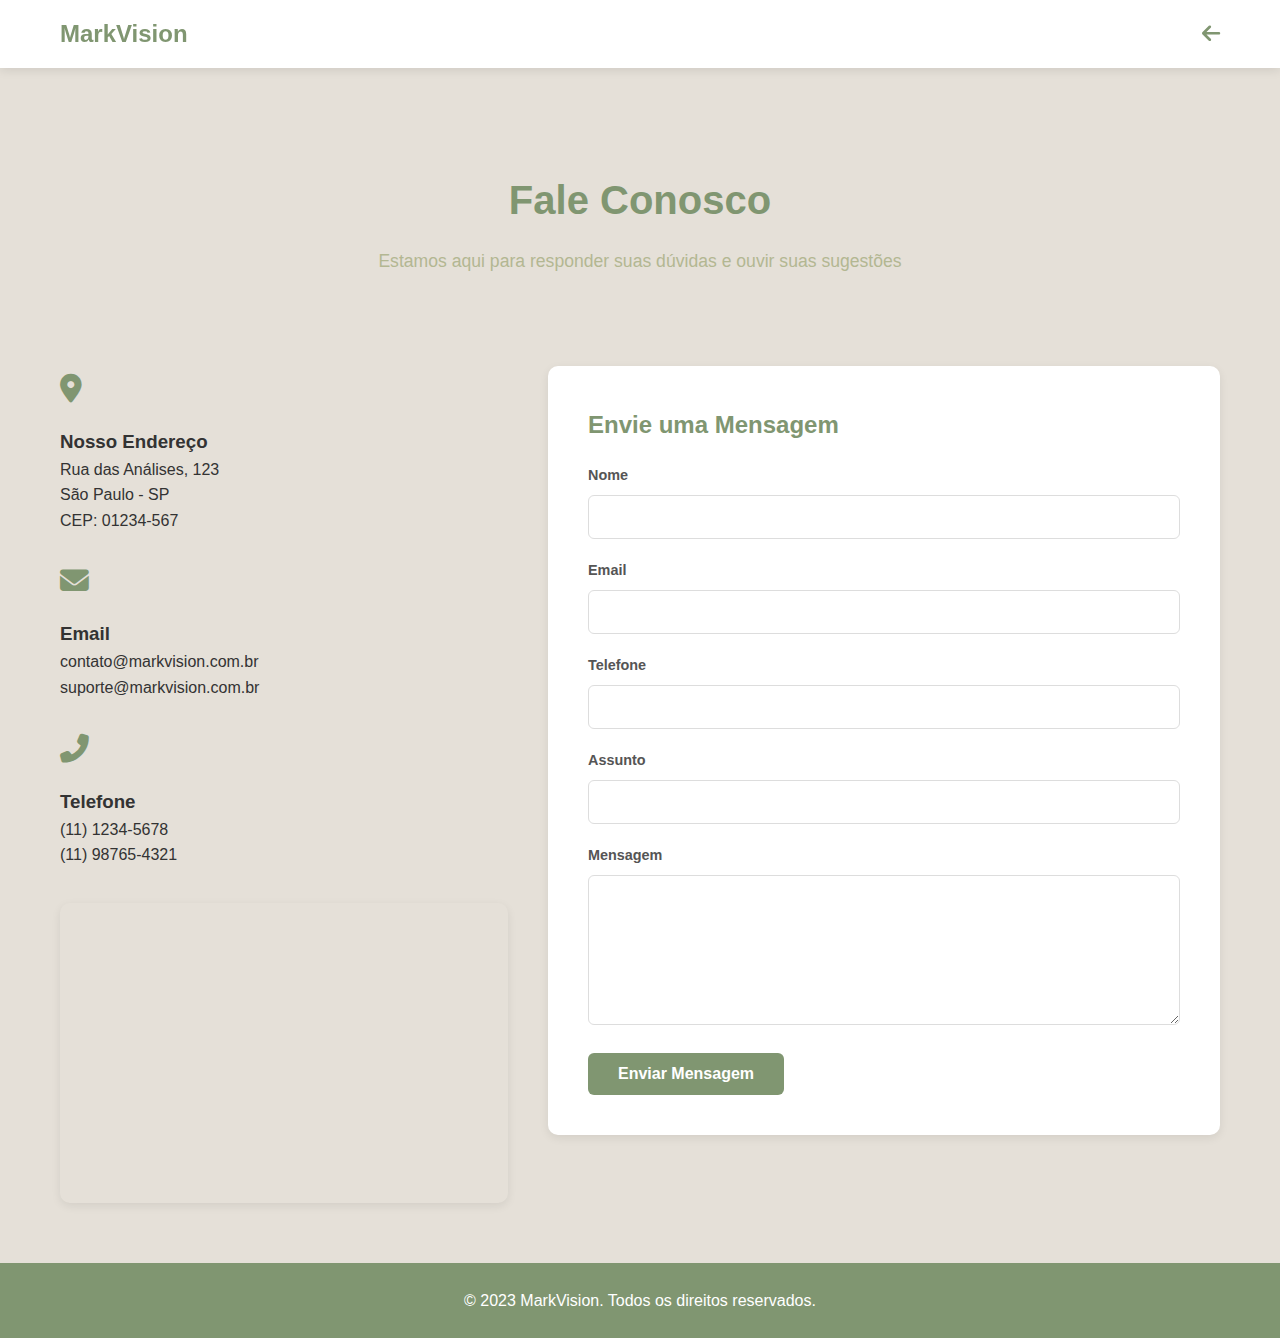
<file: contato.html>
<!DOCTYPE html>
<html lang="pt-BR">
<head>
    <meta charset="UTF-8">
    <meta name="viewport" content="width=device-width, initial-scale=1.0">
    <title>Contato - MarkVision</title>
    <link rel="stylesheet" href="contato.css">
    <link rel="stylesheet" href="https://cdnjs.cloudflare.com/ajax/libs/font-awesome/6.4.0/css/all.min.css">
</head>
<body>
    <header>
        <div class="container header-content">
            <div class="logo">MarkVision</div>
            <button class="btn-voltar" title="Voltar">
                <i class="fas fa-arrow-left"></i>
            </button>
        </div>
    </header>
    
    <main>
        <section class="hero">
            <div class="container">
                <h1>Fale Conosco</h1>
                <p>Estamos aqui para responder suas dúvidas e ouvir suas sugestões</p>
            </div>
        </section>
        
        <div class="container">
            <div class="contato-container">
                <div class="info-contato">
                    <div class="card-contato">
                        <div class="icone-contato">
                            <i class="fas fa-map-marker-alt"></i>
                        </div>
                        <h3>Nosso Endereço</h3>
                        <p>Rua das Análises, 123<br>São Paulo - SP<br>CEP: 01234-567</p>
                    </div>
                    
                    <div class="card-contato">
                        <div class="icone-contato">
                            <i class="fas fa-envelope"></i>
                        </div>
                        <h3>Email</h3>
                        <p>contato@markvision.com.br</p>
                        <p>suporte@markvision.com.br</p>
                    </div>
                    
                    <div class="card-contato">
                        <div class="icone-contato">
                            <i class="fas fa-phone-alt"></i>
                        </div>
                        <h3>Telefone</h3>
                        <p>(11) 1234-5678</p>
                        <p>(11) 98765-4321</p>
                    </div>
                    
                    <div class="mapa">
                        <iframe src="https://www.google.com/maps/embed?pb=!1m18!1m12!1m3!1d3657.287482959493!2d-46.6637268246871!3d-23.55810827880023!2m3!1f0!2f0!3f0!3m2!1i1024!2i768!4f13.1!3m3!1m2!1s0x94ce59d2b063f631%3A0xcca486277007fce5!2sAv.%20Paulista%2C%201000%20-%20Bela%20Vista%2C%20S%C3%A3o%20Paulo%20-%20SP%2C%2001310-200!5e0!3m2!1spt-BR!2sbr!4v1690836776876!5m2!1spt-BR!2sbr" allowfullscreen="" loading="lazy" referrerpolicy="no-referrer-when-downgrade"></iframe>
                    </div>
                </div>
                
                <div class="form-contato">
                    <h2>Envie uma Mensagem</h2>
                    <form>
                        <div class="form-group">
                            <label for="nome">Nome</label>
                            <input type="text" id="nome" required>
                        </div>
                        
                        <div class="form-group">
                            <label for="email">Email</label>
                            <input type="email" id="email" required>
                        </div>
                        
                        <div class="form-group">
                            <label for="telefone">Telefone</label>
                            <input type="tel" id="telefone">
                        </div>
                        
                        <div class="form-group">
                            <label for="assunto">Assunto</label>
                            <input type="text" id="assunto" required>
                        </div>
                        
                        <div class="form-group">
                            <label for="mensagem">Mensagem</label>
                            <textarea id="mensagem" required></textarea>
                        </div>
                        
                        <button type="submit" class="btn-enviar">Enviar Mensagem</button>
                    </form>
                </div>
            </div>
        </div>
    </main>
    
    <footer>
        <div class="container">
            <p>© 2023 MarkVision. Todos os direitos reservados.</p>
        </div>
    </footer>

    <script>
        document.querySelector('.btn-voltar').addEventListener('click', function() {
            window.history.back();
        });
    </script>
</body>
</html>
</file>
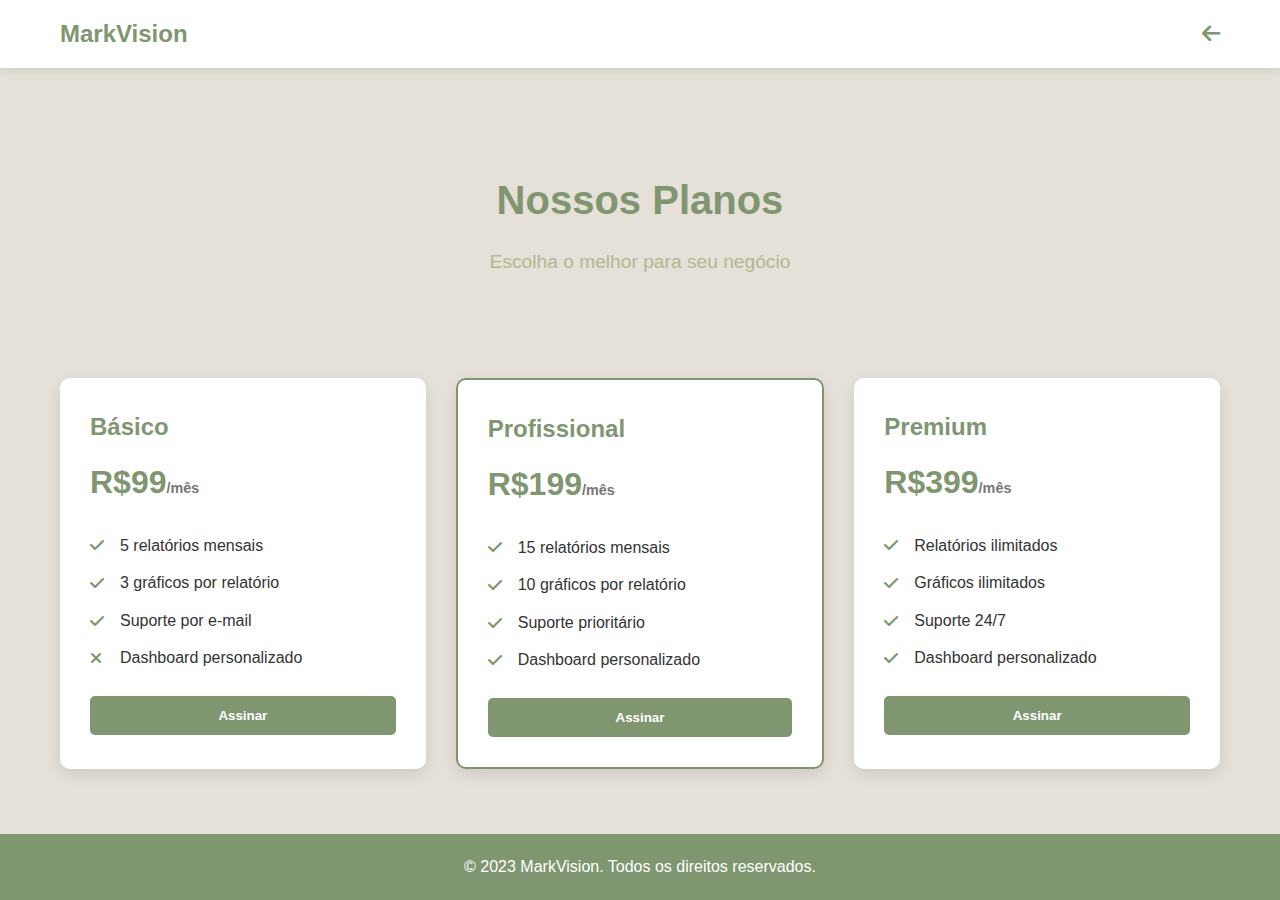
<file: planos.html>
<!DOCTYPE html>
<html lang="pt-BR">
<head>
    <meta charset="UTF-8">
    <meta name="viewport" content="width=device-width, initial-scale=1.0">
    <title>MarkVision</title>
    <link rel="stylesheet" href="planos.css">
    <link rel="stylesheet" href="https://cdnjs.cloudflare.com/ajax/libs/font-awesome/6.4.0/css/all.min.css">
</head>
<body>
    <header>
        <div class="container header-content">
            <div class="logo">MarkVision</div>
            <button class="btn-voltar" title="Voltar">
                <i class="fas fa-arrow-left"></i>
            </button>
        </div>
    </header>
    
    <main>
        <section class="hero">
            <div class="container">
                <h1 class="titulo">Nossos Planos</h1>
                <p class="subtitulo">Escolha o melhor para seu negócio</p>
            </div>
        </section>
        
        <section class="planos-container">
            <div class="container">
                <div class="planos-grid">
                    <div class="plano">
                        <h3 class="plano-titulo">Básico</h3>
                        <div class="plano-preco">R$99<span class="plano-periodo">/mês</span></div>
                        
                        <div class="plano-recursos">
                            <div class="recurso">
                                <i class="fas fa-check"></i>
                                <span>5 relatórios mensais</span>
                            </div>
                            <div class="recurso">
                                <i class="fas fa-check"></i>
                                <span>3 gráficos por relatório</span>
                            </div>
                            <div class="recurso">
                                <i class="fas fa-check"></i>
                                <span>Suporte por e-mail</span>
                            </div>
                            <div class="recurso">
                                <i class="fas fa-times"></i>
                                <span>Dashboard personalizado</span>
                            </div>
                        </div>
                        
                        <button class="btn-plano">Assinar</button>
                    </div>
                    
                    <div class="plano destaque">
                        <h3 class="plano-titulo">Profissional</h3>
                        <div class="plano-preco">R$199<span class="plano-periodo">/mês</span></div>
                        
                        <div class="plano-recursos">
                            <div class="recurso">
                                <i class="fas fa-check"></i>
                                <span>15 relatórios mensais</span>
                            </div>
                            <div class="recurso">
                                <i class="fas fa-check"></i>
                                <span>10 gráficos por relatório</span>
                            </div>
                            <div class="recurso">
                                <i class="fas fa-check"></i>
                                <span>Suporte prioritário</span>
                            </div>
                            <div class="recurso">
                                <i class="fas fa-check"></i>
                                <span>Dashboard personalizado</span>
                            </div>
                        </div>
                        
                        <button class="btn-plano">Assinar</button>
                    </div>
                    
                    <div class="plano">
                        <h3 class="plano-titulo">Premium</h3>
                        <div class="plano-preco">R$399<span class="plano-periodo">/mês</span></div>
                        
                        <div class="plano-recursos">
                            <div class="recurso">
                                <i class="fas fa-check"></i>
                                <span>Relatórios ilimitados</span>
                            </div>
                            <div class="recurso">
                                <i class="fas fa-check"></i>
                                <span>Gráficos ilimitados</span>
                            </div>
                            <div class="recurso">
                                <i class="fas fa-check"></i>
                                <span>Suporte 24/7</span>
                            </div>
                            <div class="recurso">
                                <i class="fas fa-check"></i>
                                <span>Dashboard personalizado</span>
                            </div>
                        </div>
                        
                        <button class="btn-plano">Assinar</button>
                    </div>
                </div>
            </div>
        </section>
    </main>
    
    <footer>
        <div class="container">
            <p>© 2023 MarkVision. Todos os direitos reservados.</p>
        </div>
    </footer>

    <script>
 
        document.querySelector('.btn-voltar').addEventListener('click', function() {
            window.history.back();
        });

        document.querySelectorAll('.btn-plano').forEach(btn => {
            btn.addEventListener('click', function() {
                const plano = this.closest('.plano').querySelector('.plano-titulo').textContent;
                alert('Você selecionou o plano ' + plano);
            });
        });
    </script>
</body>
</html>
</file>
<file: contato.css>
:root {
--cor-primaria: #809671;
--cor-secundaria: #B3B792;
--cor-clara: #E5E0D8;
}

* {
margin: 0;
padding: 0;
box-sizing: border-box;
font-family: 'Segoe UI', Tahoma, Geneva, Verdana, sans-serif;
}

body {
display: flex;
flex-direction: column;
min-height: 100vh;
background-color: var(--cor-clara);
color: #333;
line-height: 1.6;
}

.container {
width: 100%;
max-width: 1200px;
margin: 0 auto;
padding: 0 20px;
flex: 1;
}

header {
background-color: white;
box-shadow: 0 2px 10px rgba(0,0,0,0.1);
padding: 15px 0;
position: sticky;
top: 0;
z-index: 100;
}

.header-content {
display: flex;
justify-content: space-between;
align-items: center;
}

.logo {
font-size: 1.5rem;
font-weight: 700;
color: var(--cor-primaria);
}

.btn-voltar {
background: none;
border: none;
cursor: pointer;
font-size: 1.3rem;
color: var(--cor-primaria);
}

.hero {
padding: 80px 0 40px;
text-align: center;
}

.hero h1 {
font-size: 1.8rem;
color: var(--cor-primaria);
margin-bottom: 15px;
}

.hero p {
font-size: 1.1rem;
color: var(--cor-secundaria);
max-width: 700px;
margin: 0 auto;
}

.contato-container {
margin: 40px 0 60px;
display: grid;
gap: 40px;
}

.info-contato {
display: grid;
gap: 20px;
}

.cartao-contato {
background-color: white;
border-radius: 10px;
padding: 25px;
box-shadow: 0 3px 10px rgba(0,0,0,0.08);
display: flex;
flex-direction: column;
align-items: center;
text-align: center;
}

.icone-contato {
font-size: 1.8rem;
color: var(--cor-primaria);
margin-bottom: 15px;
}

.cartao-contato h3 {
color: var(--cor-primaria);
margin-bottom: 10px;
font-size: 1.2rem;
}

.cartao-contato p {
margin-bottom: 8px;
}

.form-contato {
background-color: white;
border-radius: 10px;
padding: 30px;
box-shadow: 0 3px 10px rgba(0,0,0,0.08);
}

.form-contato h2 {
color: var(--cor-primaria);
margin-bottom: 20px;
font-size: 1.5rem;
}

.form-group {
margin-bottom: 20px;
}

.form-group label {
display: block;
margin-bottom: 8px;
font-weight: 600;
color: #555;
font-size: 0.9rem;
}

.form-group input,
.form-group textarea {
width: 100%;
padding: 12px 15px;
border: 1px solid #ddd;
border-radius: 6px;
font-size: 1rem;
transition: border-color 0.3s;
}

.form-group input:focus,
.form-group textarea:focus {
border-color: var(--cor-primaria);
outline: none;
}

.form-group textarea {
min-height: 150px;
resize: vertical;
}

.btn-enviar {
display: inline-block;
background-color: var(--cor-primaria);
color: white;
border: none;
border-radius: 6px;
padding: 12px 30px;
font-size: 1rem;
font-weight: 600;
cursor: pointer;
transition: background-color 0.3s;
}

.btn-enviar:hover {
background-color: #6d8361;
}

.mapa {
height: 250px;
border-radius: 10px;
overflow: hidden;
box-shadow: 0 3px 10px rgba(0,0,0,0.08);
margin-top: 10px;
}

.mapa iframe {
width: 100%;
height: 100%;
border: none;
}

footer {
background-color: var(--cor-primaria);
color: white;
padding: 25px 0;
text-align: center;
margin-top: auto;
}

@media (min-width: 550px) {
.info-contato {
    grid-template-columns: repeat(2, 1fr);
}

.mapa {
    grid-column: span 2;
}

.hero h1 {
    font-size: 2rem;
}

.cartao-contato {
    padding: 30px 20px;
}
}

@media (min-width: 1100px) {
.contato-container {
    grid-template-columns: 1fr 1.5fr;
    align-items: flex-start;
}

.info-contato {
    grid-template-columns: 1fr;
    gap: 25px;
}

.mapa {
    grid-column: 1;
    height: 300px;
}

.hero {
    padding: 100px 0 50px;
}

.hero h1 {
    font-size: 2.5rem;
}

.form-contato {
    padding: 40px;
}
}

@media (max-width: 549px) {
.hero {
    padding: 70px 0 30px;
}

.cartao-contato {
    padding: 20px 15px;
}

.form-contato {
    padding: 25px 20px;
}

.btn-enviar {
    width: 100%;
    padding: 14px;
}
}
</file>
<file: planos.css>
:root {
    --cor-primaria: #809671;
    --cor-secundaria: #B3B792;
    --cor-clara: #E5E0D8;
}

* {
    margin: 0;
    padding: 0;
    box-sizing: border-box;
    font-family: 'Segoe UI', Tahoma, Geneva, Verdana, sans-serif;
}

html, body {
    height: 100%;
}

body {
    background-color: var(--cor-clara);
    color: #333;
    line-height: 1.6;
    display: flex;
    flex-direction: column;
}

.container {
    width: 100%;
    max-width: 1200px;
    margin: 0 auto;
    padding: 0 20px;
    flex: 1;
}

header {
    background-color: white;
    box-shadow: 0 2px 10px rgba(0,0,0,0.1);
    padding: 15px 0;
}

.header-content {
    display: flex;
    justify-content: space-between;
    align-items: center;
}

.logo {
    font-size: 1.5rem;
    font-weight: 700;
    color: var(--cor-primaria);
}

.btn-voltar {
    background: none;
    border: none;
    cursor: pointer;
    font-size: 1.3rem;
    color: var(--cor-primaria);
}

.hero {
    padding: 80px 0 40px;
    text-align: center;
}

.titulo {
    color: var(--cor-primaria);
    font-size: 2rem;
    margin-bottom: 15px;
}

.subtitulo {
    color: var(--cor-secundaria);
    font-size: 1.2rem;
}

.planos-container {
    padding: 40px 0 60px;
}

.planos-grid {
    display: flex;
    flex-direction: column;
    gap: 30px;
}

.plano {
    background-color: white;
    border-radius: 10px;
    padding: 30px;
    box-shadow: 0 5px 15px rgba(0,0,0,0.1);
}

.plano.destaque {
    border: 2px solid var(--cor-primaria);
}

.plano-titulo {
    color: var(--cor-primaria);
    font-size: 1.5rem;
    margin-bottom: 10px;
}

.plano-preco {
    font-size: 2rem;
    font-weight: 700;
    color: var(--cor-primaria);
    margin-bottom: 20px;
}

.plano-periodo {
    color: #777;
    font-size: 0.9rem;
}

.plano-recursos {
    margin: 25px 0;
}

.recurso {
    display: flex;
    align-items: center;
    margin-bottom: 12px;
}

.recurso i {
    color: var(--cor-primaria);
    margin-right: 10px;
    width: 20px;
}

.btn-plano {
    display: block;
    width: 100%;
    padding: 12px;
    background-color: var(--cor-primaria);
    color: white;
    border: none;
    border-radius: 5px;
    font-weight: 600;
    cursor: pointer;
    margin-top: 20px;
}

footer {
    background-color: var(--cor-primaria);
    color: white;
    padding: 20px 0;
    text-align: center;
    margin-top: auto;
}

@media (min-width: 550px) {
    .planos-grid {
        flex-direction: row;
        flex-wrap: wrap;
        justify-content: center;
    }
    
    .plano {
        width: calc(50% - 15px);
    }
}

@media (min-width: 1100px) {
    .planos-grid {
        flex-wrap: nowrap;
    }
    
    .plano {
        width: 100%;
    }
    
    .hero {
        padding: 100px 0 60px;
    }
    
    .titulo {
        font-size: 2.5rem;
    }
}
</file>
